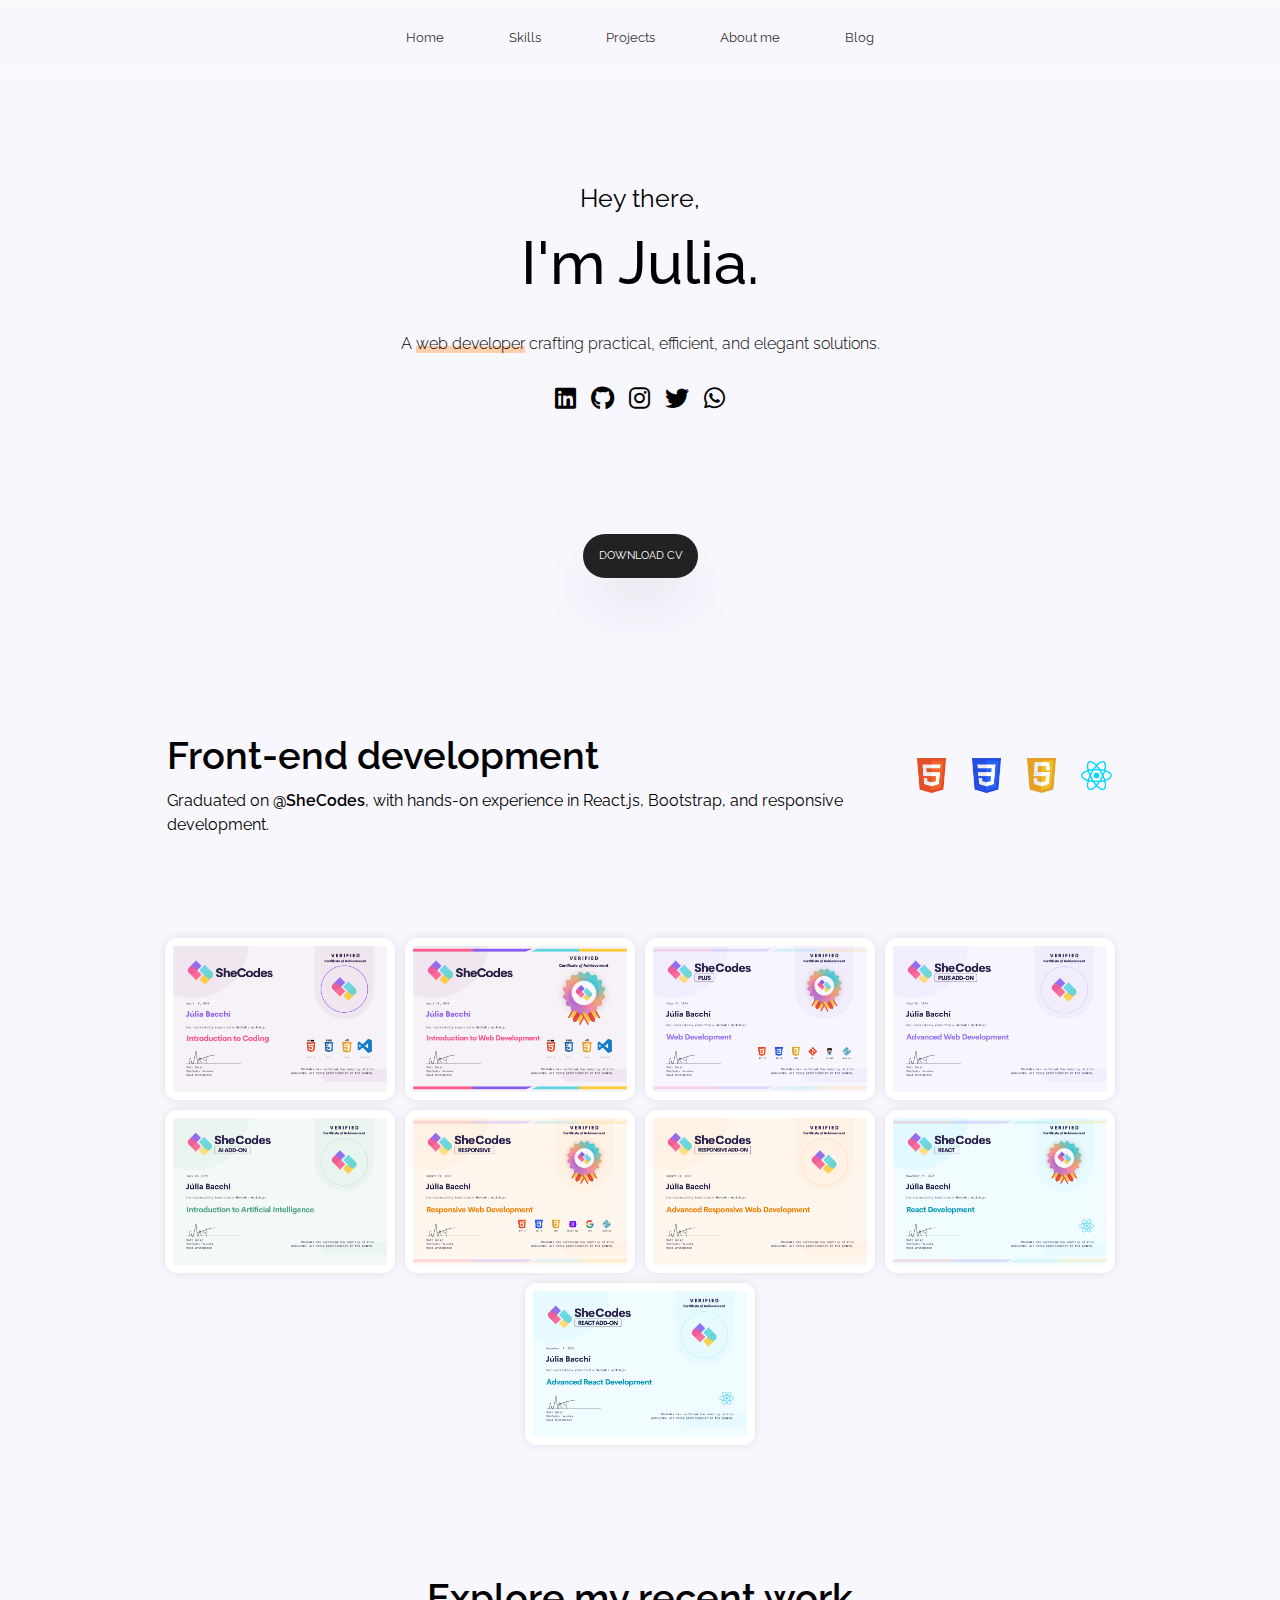
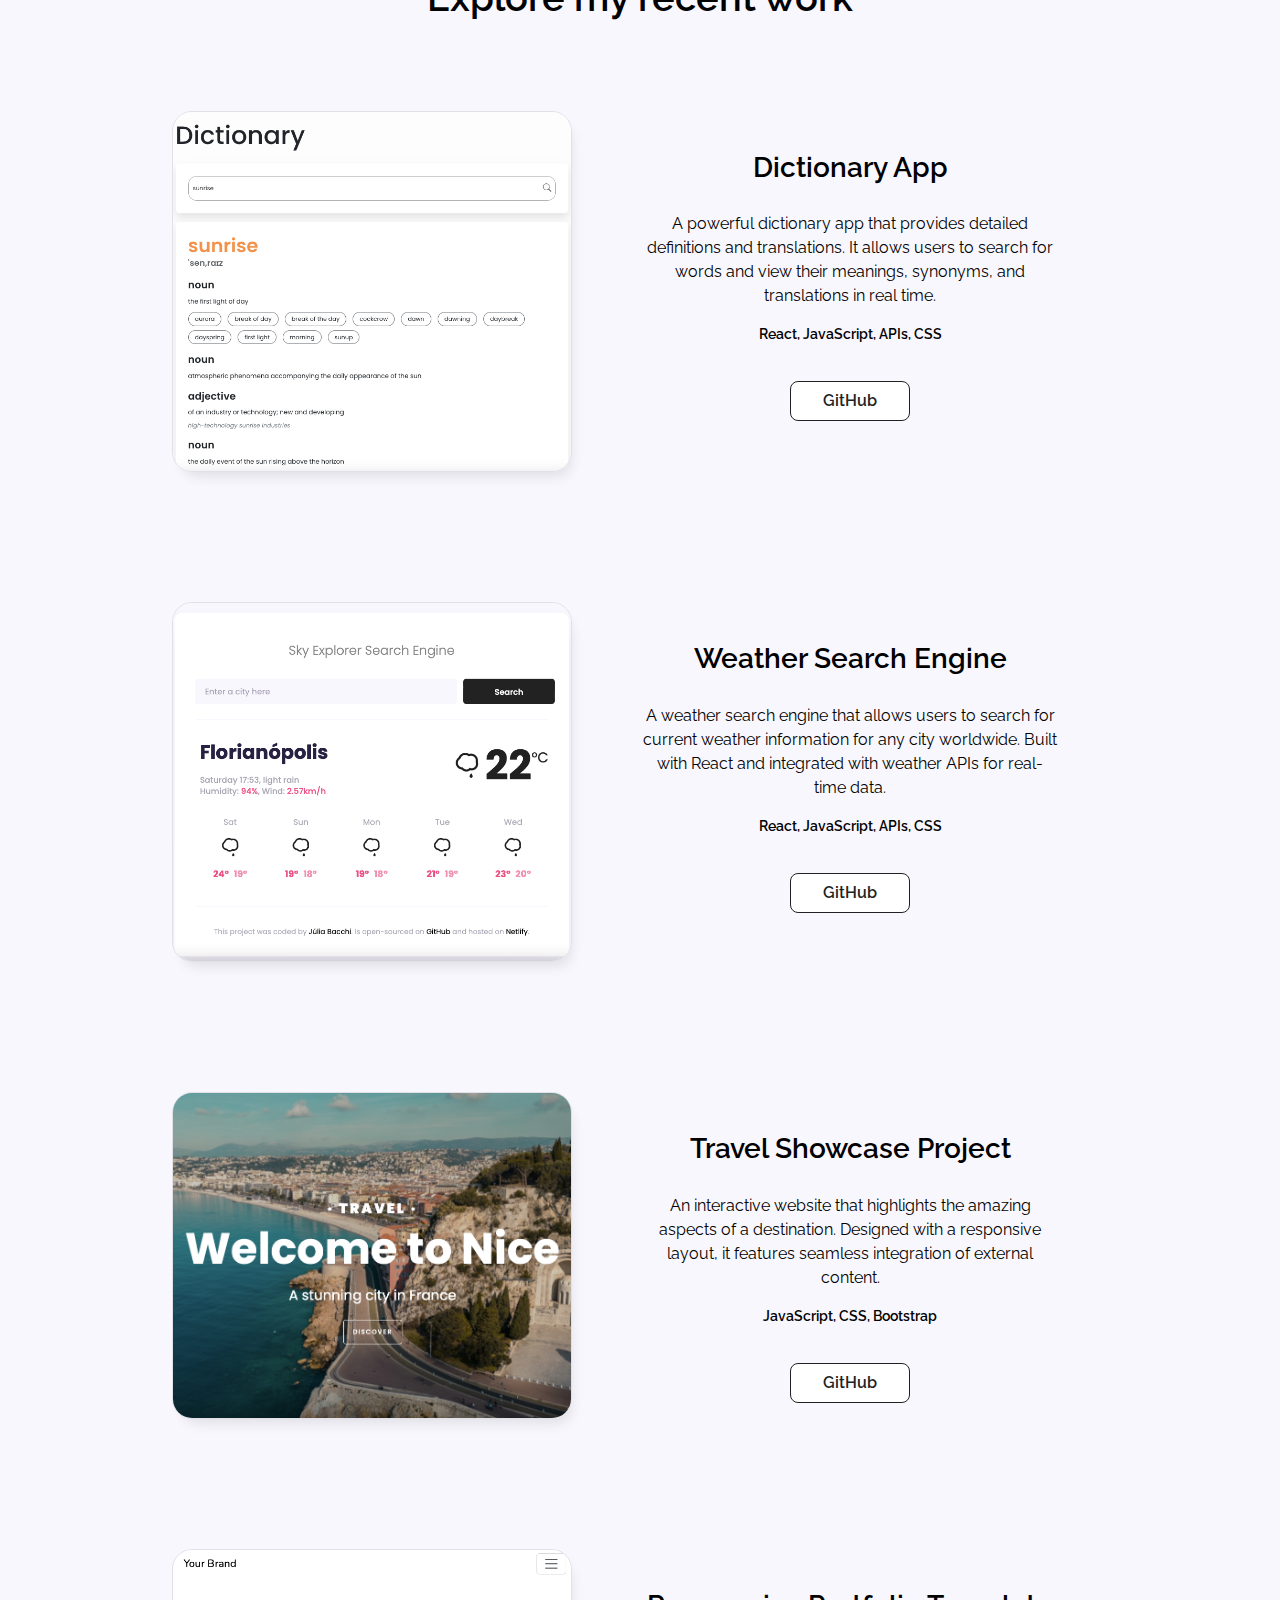
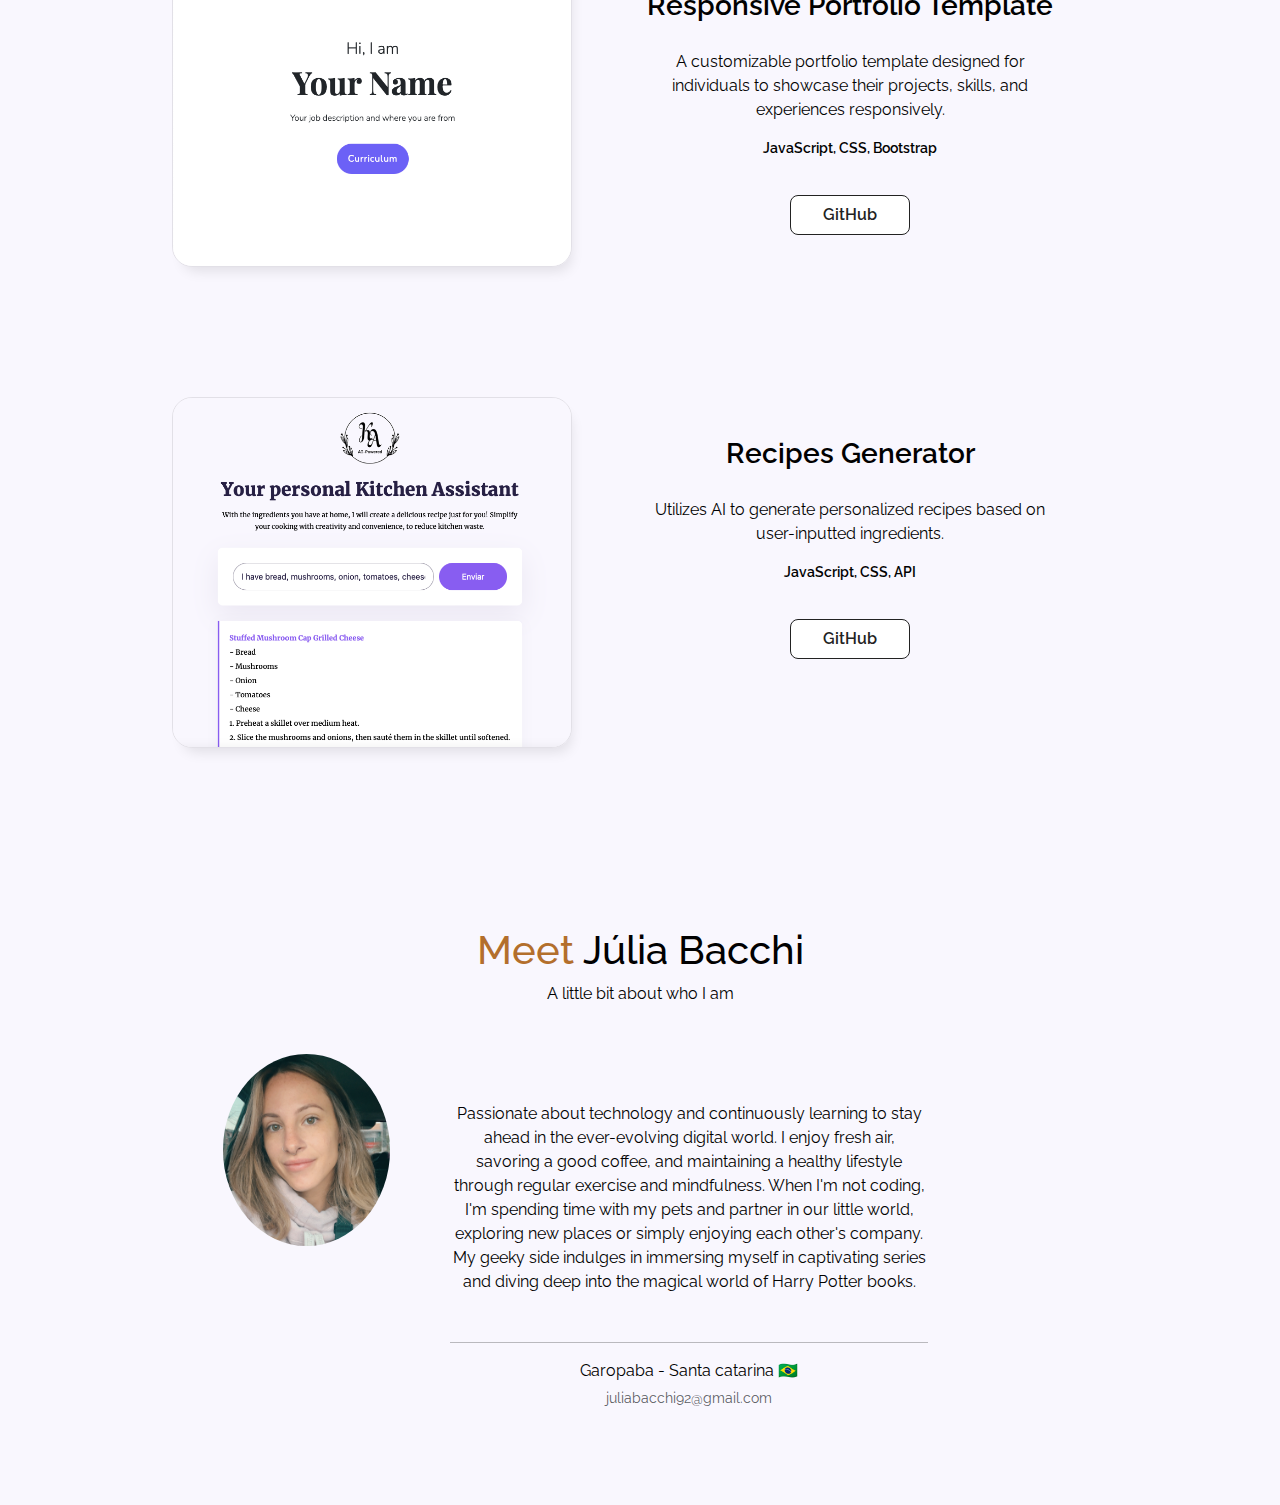
<file: index.html>
<!DOCTYPE html>
<html lang="en">
  <head>
    <meta charset="UTF-8" />
    <meta http-equiv="X-UA-Compatible" content="IE=edge" />
    <meta
      name="description"
      content="Portfolio of Julia, a front-end developer and sustainability enthusiastic. Explore projects in Bootstrap, React, and AI. Contact for collaborations!"
    />
    <meta name="viewport" content="width=device-width, initial-scale=1.0" />
    <title>Portfolio Front-end Developer: Júlia Bacchi</title>
    <link
      href="https://cdn.jsdelivr.net/npm/bootstrap@5.3.3/dist/css/bootstrap.min.css"
      rel="stylesheet"
      integrity="sha384-QWTKZyjpPEjISv5WaRU9OFeRpok6YctnYmDr5pNlyT2bRjXh0JMhjY6hW+ALEwIH"
      crossorigin="anonymous"
    />
    <script
      src="https://cdn.jsdelivr.net/npm/bootstrap@5.3.3/dist/js/bootstrap.bundle.min.js"
      integrity="sha384-YvpcrYf0tY3lHB60NNkmXc5s9fDVZLESaAA55NDzOxhy9GkcIdslK1eN7N6jIeHz"
      crossorigin="anonymous"
    ></script>
    <link rel="stylesheet" href="src/style.css" />
    <link
      rel="stylesheet"
      href="https://cdnjs.cloudflare.com/ajax/libs/font-awesome/6.0.0-beta3/css/all.min.css"
    />
    <link rel="preconnect" href="https://fonts.googleapis.com" />
    <link rel="preconnect" href="https://fonts.gstatic.com" crossorigin />
    <link
      href="https://fonts.googleapis.com/css2?family=Raleway:wght@100..900&display=swap"
      rel="stylesheet"
    />
    <link rel="icon" type="image/png" href="/woman.ico" sizes="32x32" />

    <script src="https://cdnjs.cloudflare.com/ajax/libs/gsap/3.9.1/gsap.min.js"></script>
  </head>

  <body>
    <!-- HEADER -->
    <header>
      <nav class="navbar navbar-expand-lg bg-body-tertiary fixed-top">
        <div class="container-fluid menu-container" id="home">
          <button
            class="navbar-toggler"
            type="button"
            data-bs-toggle="collapse"
            data-bs-target="#navbarNavAltMarkup"
            aria-controls="navbarNavAltMarkup"
            aria-expanded="false"
            aria-label="Toggle navigation"
          >
            <span class="navbar-toggler-icon"></span>
          </button>
          <div class="collapse navbar-collapse" id="navbarNavAltMarkup">
            <ul class="navbar-nav horizontal-menu men-pr">
              <li class="nav-item">
                <a class="nav-link container pr-5 pl-5" href="#home">Home</a>
              </li>
              <li class="nav-item">
                <a class="nav-link container" title="Skills" href="#skills"
                  >Skills</a
                >
              </li>
              <li class="nav-item">
                <a class="nav-link container" title="Projects" href="#projects"
                  >Projects</a
                >
              </li>
              <li class="nav-item">
                <a class="nav-link container" title="About me" href="#about-me"
                  >About me</a
                >
              </li>
              <li class="nav-item">
                <a class="nav-link container" title="My Blog" href="blog.html"
                  >Blog</a
                >
              </li>
            </ul>
          </div>
        </div>
      </nav>

      <div class="my-info">
        <div class="title">Hey there,</div>
        <div class="subtitle">I'm Julia.</div>
        <div class="resume">
          <br />
          A <span class="highlight"> web developer</span> crafting practical,
          efficient, and elegant solutions.
        </div>
      </div>

      <div class="social-icons">
        <a
          href="https://www.linkedin.com/in/juliabacchi/"
          aria-label="LinkedIn Profile"
          rel="noopener noreferrer"
          target="_blank"
          ><i class="fab fa-linkedin"></i
        ></a>
        <a
          href="https://github.com/juliabacchi1"
          aria-label="Github Profile"
          rel="noopener noreferrer"
          target="_blank"
          ><i class="fab fa-github"></i
        ></a>
        <a
          href="https://www.instagram.com/julia.bacchi"
          aria-label="Instagram Profile"
          rel="noopener noreferrer"
          target="_blank"
          ><i class="fab fa-instagram"></i
        ></a>
        <a
          href="https://x.com/juliabacchi"
          aria-label="Twitter Profile"
          rel="noopener noreferrer"
          target="_blank"
          ><i class="fab fa-twitter"></i
        ></a>
        <a
          href="https://wa.me/48991779743?text=Hi%20"
          aria-label="Whatsapp Profile"
          rel="noopener noreferrer"
          target="_blank"
          ><i class="fab fa-whatsapp"></i
        ></a>
      </div>

      <div class="contact-me">
        <a href="/imgs/Curriculum.pdf" title="curriculum" target="_blank">
          <button class="download-cv btn btn-dark">DOWNLOAD CV</button></a
        >
      </div>
    </header>

    <!-- SECTION SKILLS -->
    <section id="skills" class="container section">
      <div class="section-content-skills">
        <div class="graduation">
          <div class="graduation-description">
            <h1 class="graduation-title">Front-end development</h1>
            <p class="graduation-types">
              Graduated on
              <a
                class="shecodes"
                href="https://www.shecodes.io/graduates/124633-julia-bacchi"
                title="My profile on SheCodes"
                target="_blank"
                >@SheCodes</a
              >, with hands-on experience in React.js, Bootstrap, and responsive development.
            </p>
          </div>
          <div id="competences-container" class="competences"></div>
        </div>
        <div class="certification">
          <div class="certificates-container"></div>
        </div>
      </div>
    </section>

    <!-- SECTION PROJECTS -->
    <section id="projects" class="container section">
      <div class="section-content">
        <div id="projects-container" class="container-projects">
          <h1 class="project-title">Explore my recent work</h1>
        </div>
      </div>
    </section>

    <!-- SECTION ABOUT ME -->
    <section id="about-me" class="container section">
      <div class="section-content-about mt-5">
        <div class="container-about-me container">
          <h1 class="title-about-me text-center">
            <span class="meet">Meet</span> Júlia Bacchi
          </h1>
          <p class="text-center">A little bit about who I am</p>
        </div>
        <div class="col-md-9 offset-md-1">
          <div class="mt-1 mt-sm-5 px-5">
            <div class="row">
              <div class="col-sm-3">
                <img
                  src="imgs/profile.png"
                  alt="profile photo of Julia Bacchi"
                  class="img-fluid rounded-circle profile"
                />
              </div>
              <div
                class="description-profile col-sm-9 align-content-center p-5 align-self-end"
              >
                <p class="text-center text-profile">
                  Passionate about technology and continuously learning to stay
                  ahead in the ever-evolving digital world. I enjoy fresh air,
                  savoring a good coffee, and maintaining a healthy lifestyle
                  through regular exercise and mindfulness. When I'm not coding,
                  I'm spending time with my pets and partner in our little
                  world, exploring new places or simply enjoying each other's
                  company. My geeky side indulges in immersing myself in
                  captivating series and diving deep into the magical world of
                  Harry Potter books.
                </p>
                <div class="mb-5">
                  <hr class="hr-about mt-1 mt-sm-5" />
                  <div class="text-center">Garopaba - Santa catarina 🇧🇷</div>
                  <div class="text-center text-body-secondary">juliabacchi92@gmail.com</div>
                </div>
              </div>
            </div>
          </div>
        </div>
      </div>
    </section>
    <script src="https://code.jquery.com/jquery-3.5.1.slim.min.js"></script>
    <script src="https://cdn.jsdelivr.net/npm/@popperjs/core@2.9.2/dist/umd/popper.min.js"></script>
    <script src="src/style.js"></script>
  </body>
</html>
</file>
<file: src/style.css>
/* General */

:root {
  --primary-color: #010101;
  --background-color: #f9f7fe;
  --highlight-color: #ffd0ae;
  --hover-color: #ff6347;
  --font-family: "Raleway", sans-serif;
}

body {
  margin: 0;
  font-family: var(--font-family);
  color: var(--primary-color);
  background-color: var(--background-color);
}

header {
  text-align: center;
}

.highlight {
  background: linear-gradient(180deg, rgba(255, 255, 255, 0) 65%, #ffd0ae 65%);
}

.section-content,
.section-content-skills {
  padding: 20px;
}

/* Horizontal menu */

.menu-container {
  display: flex;
  padding: 10px;
  width: 100%;
  text-align: center;
  background: var(--background-color);
  z-index: 1000;
}

.horizontal-menu {
  list-style-type: none;
  font-size: 13px;
  display: flex;
  gap: 35px;
  margin: 0 auto;
  padding: 0;
}

.horizontal-menu li a {
  display: block;
  padding: 10px 20px;
  text-decoration: none;
  color: #363232;
  position: relative;
}
.horizontal-menu li a:hover::before {
  content: "(";
  color: var(--highlight-color);
  position: absolute;
  left: 5px;
}
.horizontal-menu li a:hover::after {
  content: ")";
  color: var(--highlight-color);
  position: absolute;
  right: 5px;
}

/* My info */

.my-info {
  flex-direction: column;
  padding: 180px 30px 10px 30px;
}

.title {
  font-size: 25px;
}
.subtitle {
  font-size: 60px;
  font-weight: 500;
}
.resume {
  font-size: 16px;
  font-weight: 300;
}

/* Social */

.social-icons {
  display: flex;
  justify-content: center;
  gap: 15px;
  margin-top: 20px;
}

.social-icons i {
  font-size: 24px;
  color: #000;
  transition: color 0.3s;
}

.social-icons i:hover {
  color: #0077b5;
}

.social-icons i.fa-linkedin:hover {
  color: #3658a1;
}

.social-icons i.fa-github:hover {
  color: #7a7272;
}

.social-icons i.fa-instagram:hover {
  color: #e1306c;
}

.social-icons i.fa-twitter:hover {
  color: #1da1f2;
}

.social-icons i.fa-whatsapp:hover {
  color: #25d366;
}

.social-icons i.fa-file-alt:hover {
  color: #ff5722;
}

/* Download cv button */

.contact-me {
  margin-top: 60px;
}

button.download-cv {
  background: #222222;
  padding: 14px 16px;
  border: none;
  font-size: 11px;
  margin: 60px auto;
  border-radius: 60px;
  box-shadow: 0 30px 50px rgba(55, 50, 68, 0.08);
  color: white;
  cursor: pointer;
  display: inline-block;
  position: relative;
  transition: 0.5s;
  z-index: 900;
}

button.download-cv:after {
  content: "»";
  position: absolute;
  opacity: 0;
  top: 14px;
  right: -20px;
  transition: 0.5s;
}

button.download-cv:hover {
  padding-right: 24px;
  padding-left: 8px;
}

button.download-cv:hover:after {
  opacity: 1;
  right: 10px;
}

/* Skills */

.graduation {
  display: flex;
  margin: 65px;
  text-align: initial;
}

.graduation-description {
  width: 85%;
}

.graduation-title {
  font-size: 38px;
  font-weight: 600;
  margin: 0;
  padding: 10px 0;
}

a.shecodes {
  text-decoration: none;
  color: var(--primary-color);
  font-weight: 600;
}

.competences {
  display: flex;
  justify-content: start;
  gap: 22px;
  margin: 20px 0;
  padding-top: 15px;
}

.competences img {
  width: 33px;
  height: 35px;
}

.certification {
  padding: 20px;
}

.certificates-container {
  display: flex;
  flex-wrap: wrap;
  justify-content: center;
  gap: 10px;
}

.certificate img {
  border-radius: 12px;
  box-shadow: 0 0 10px rgba(0, 0, 0, 0.1);
  width: 230px;
}

.certificate img:hover {
  opacity: 0.8;
}

/* Projects */

.container-projects {
  margin: 60px;
}

.project-title {
  font-size: 38px;
  font-weight: 600;
  text-align: center;
  margin: 0;
  padding: 10px 0;
}

.project-items {
  display: flex;
  margin: 30px 0;
}

.item-image {
  padding: 10px;
  margin: 40px 0;
  cursor: pointer;
}

img.item-1 {
  width: 400px;
  border-radius: 20px;
  box-shadow: 5px 10px 13px -6px rgba(0, 0, 0, 0.1);
  border: 1.44px solid #2222221a;
  transition: transform 0.3s ease-in-out;
}

img.item-1:hover {
  transform: scale(1.05);
}

.item-description {
  display: flex;
  text-align: center;
  flex-direction: column;
  padding: 40px;
}

.item-title {
  font-size: 28px;
  font-weight: 600;
  padding: 20px;
  margin-top: 30px;
}

.item-text {
  font-size: 16px;
  padding: 0 20px;
}

.item-type {
  font-weight: 600;
  font-size: 14px;
}

/* Project button */

button.view-web {
  background-color: #ffffff;
  border: 1px solid #222222;
  border-radius: 8px;
  font-size: 16px;
  font-weight: 600;
  color: #222222;
  display: inline-block;
  margin: 20px auto;
  overflow: hidden;
  padding: 14px 16px;
  position: relative;
  transition: background-color 0.3s, padding 0.5s;
  width: 120px;
  height: 40px;
  z-index: 900;
}

button.view-web span {
  display: block;
  position: absolute;
  left: 50%;
  top: 50%;
  transform: translate(-50%, -50%);
  transition: transform 0.45s cubic-bezier(0.68, -0.55, 0.27, 1.55);
  text-shadow: 0 50px currentColor, 0 -50px currentColor;
}

button.view-web.hovered span:first-of-type {
  transform: translate(-50%, calc(-50% - 50px));
  text-shadow: 0 50px currentColor, 0 -50px currentColor;
}

/* About me */

span.meet {
  color: #b36f2c;
}

.text-body-secondary {
  margin-top: 5px;
  font-size: 14px;
}

/* Blog */

.body-blog {
  margin-top: 90px;
}

.text-blog {
  font-weight: bold;
}

.article {
  border-bottom: 1px solid #ccc;
  margin-bottom: 20px;
  padding: 80px;
  background-color: white;
  border-radius: 5px;
}

footer {
  padding-left: 40px;
}

@media (min-width: 992px) {
  .navbar-expand-lg .navbar-nav .nav-link {
    padding-left: 15px !important;
    padding-right: 15px !important;
  }
}
@media (max-width: 768px) {
  .section-content-skills,
  .section-content,
  .section-content-about {
    padding: 5px;
    margin-left: 5px;
  }

  .graduation {
    margin: 60px 5px;
    margin-bottom: 5px;
  }

  .graduation-title,
  .project-title,
  .title-about-me {
    font-size: 30px;
  }

  .competences {
    gap: 5px;
    padding-top: 0;
  }

  .competences img {
    width: 23px;
    height: 25px;
  }

  .certification {
    padding: 10px;
  }

  .certificate img {
    width: 130px;
  }

  .container-about-me,
  .container-projects {
    margin: 50px 0 0;
  }

  .project-items {
    margin: 0;
    padding: 5px;
  }

  .responsive-image {
    padding: 5px;
  }

  img.item-1 {
    max-width: 180px;
  }

  .item-image,
  .item-description {
    padding: 5px;
    margin: 5px;
  }

  .item-description {
    justify-content: center;
  }

  .item-title {
    font-size: 20px;
    justify-content: center;
    padding: 5px;
    margin-top: 0;
  }

  .item-type {
    font-size: 12px;
    padding-bottom: 0;
    margin: 0;
  }

  .profile img {
    max-width: 100%;
  }

  .description-profile {
    padding: 0 !important;
  }

  .text-profile {
    padding: 5px;
    margin-top: 20px;
    font-size: 13px;
  }
}
</file>
